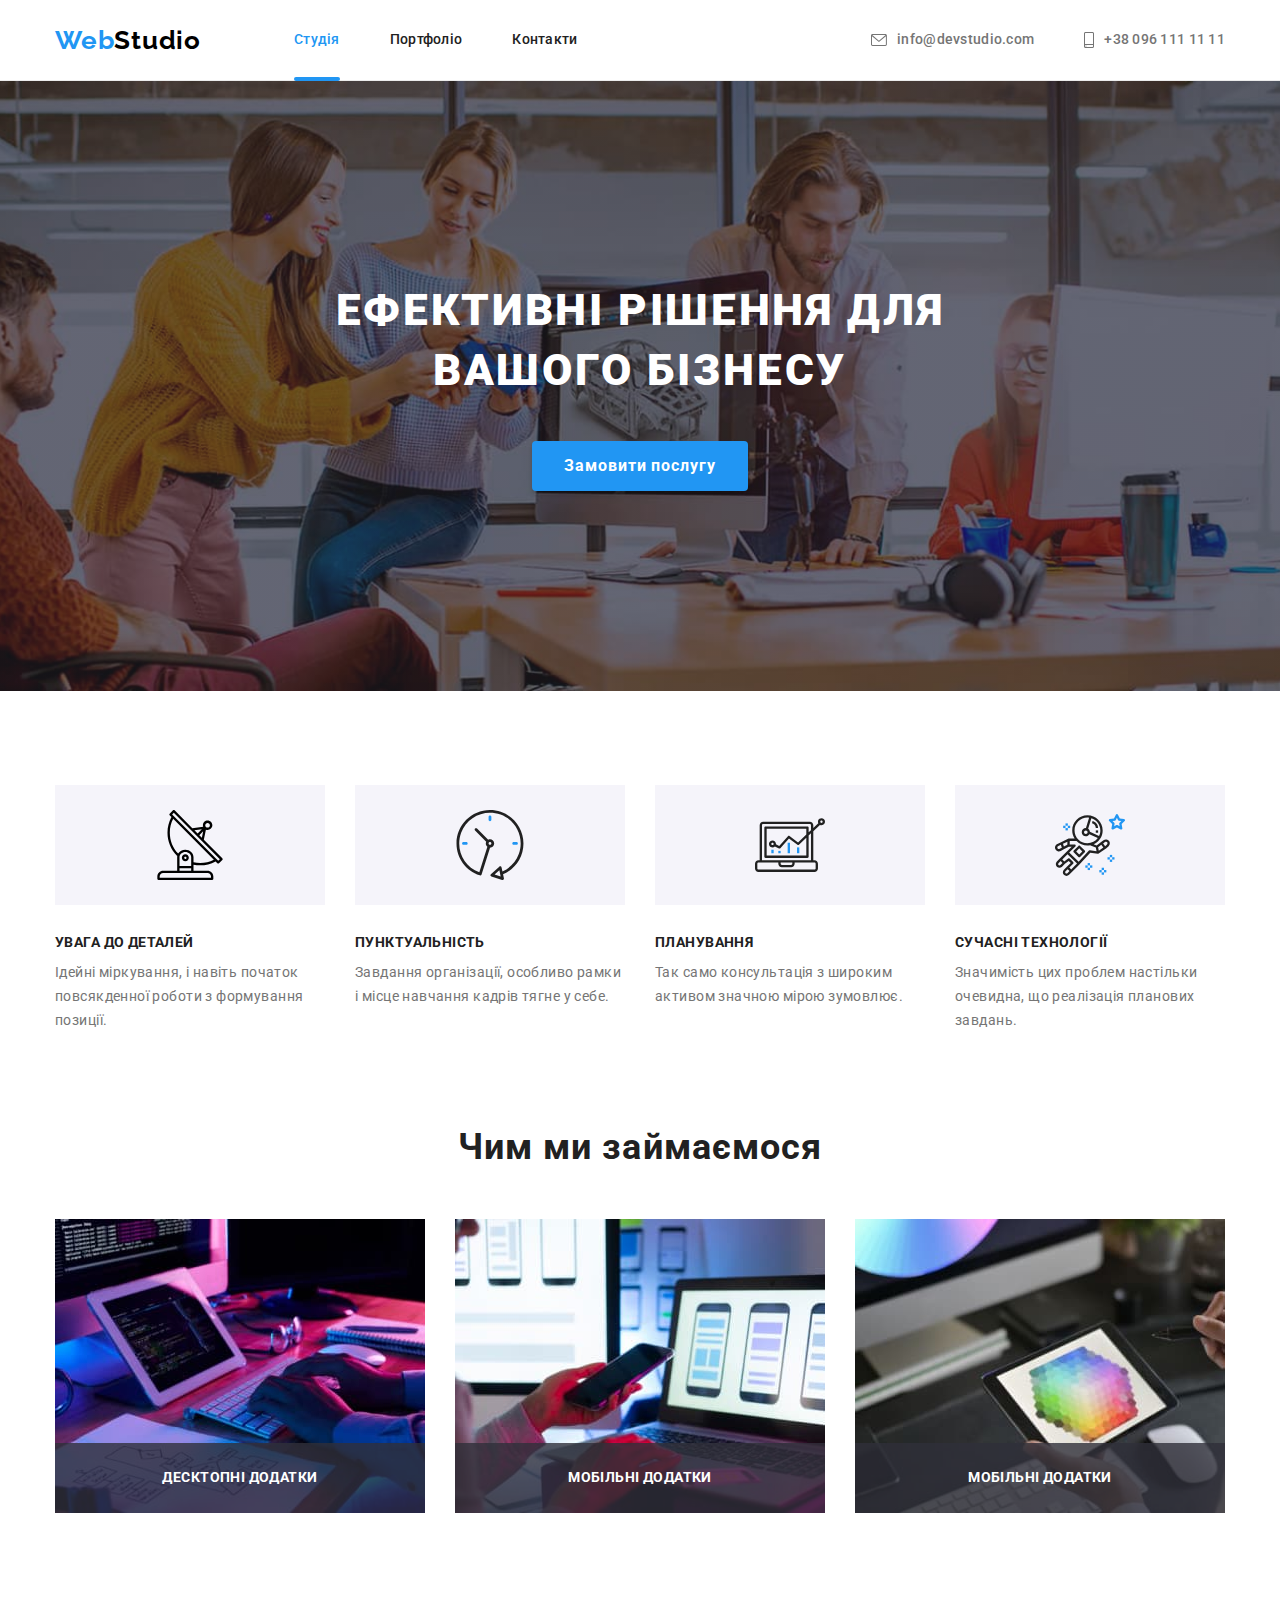
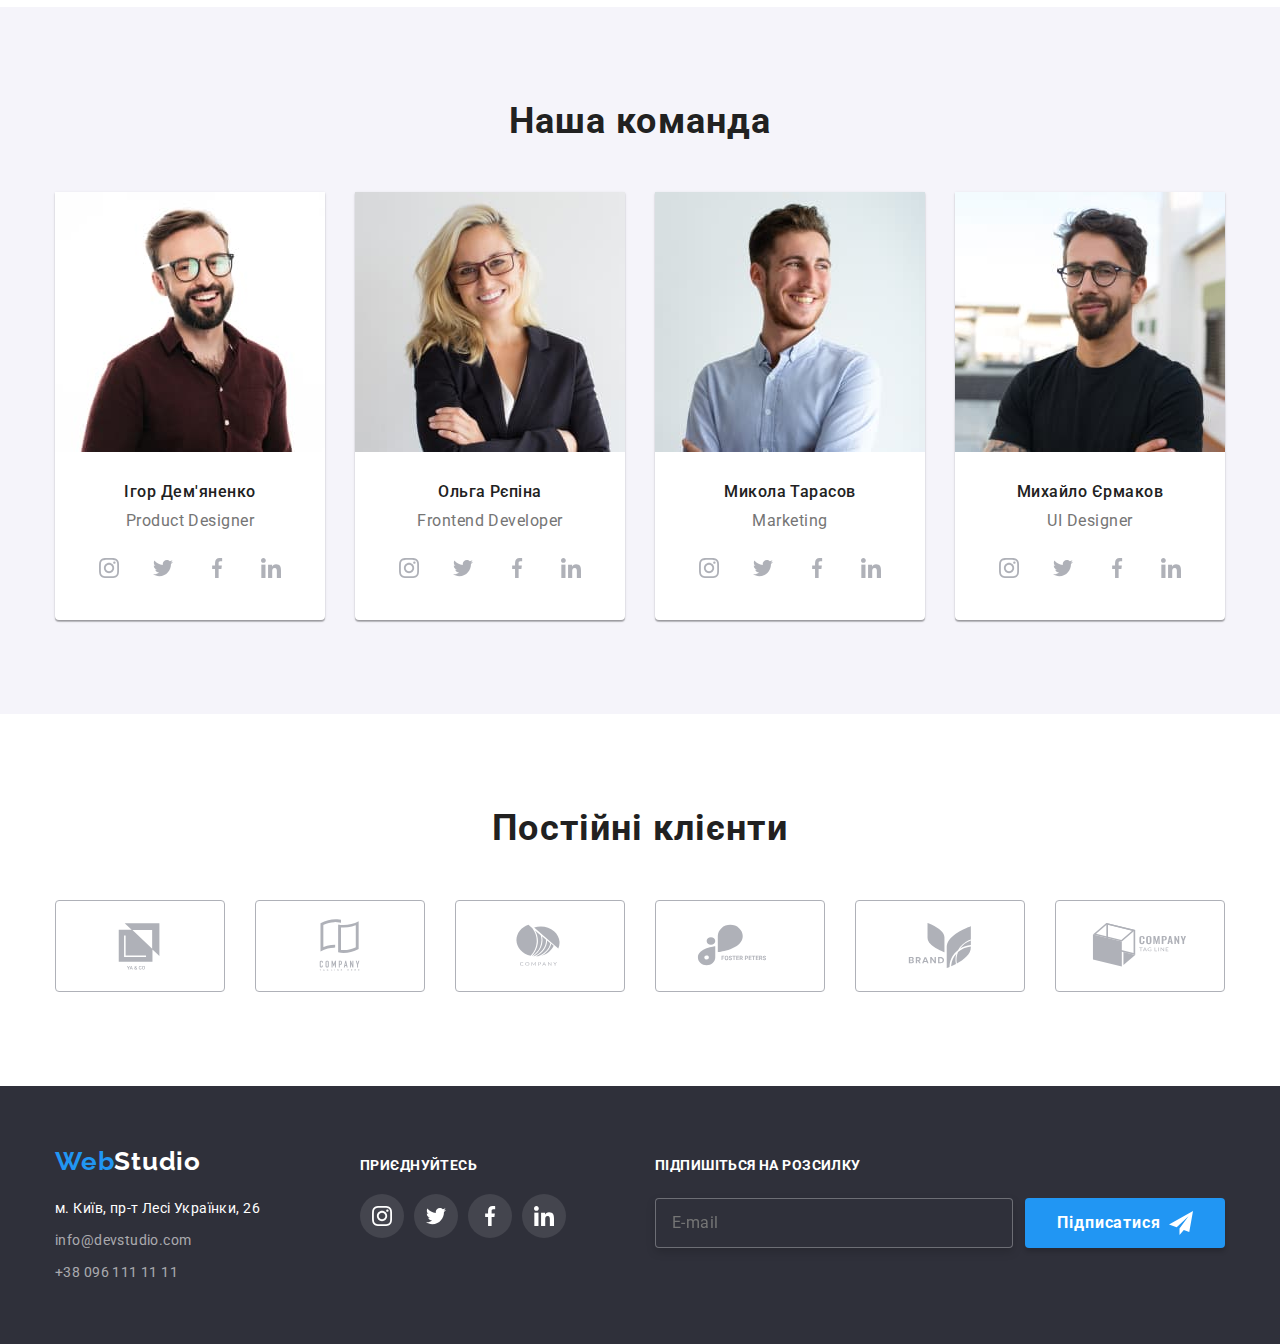
<file: index.html>
<!DOCTYPE html>
<html lang="uk">
  <head>
    <meta charset="UTF-8" />
    <meta http-equiv="X-UA-Compatible" content="IE=edge" />
    <meta name="viewport" content="width=device-width, initial-scale=1.0" />
    <title>GOIT-MARKUP_HW-08</title>
    <link rel="preconnect" href="https://fonts.googleapis.com" />
    <link rel="preconnect" href="https://fonts.gstatic.com" crossorigin />
    <link
      href="https://fonts.googleapis.com/css2?family=Montserrat:wght@400;700&family=Raleway:wght@700&family=Roboto:wght@400;500;700;900&display=swap"
      rel="stylesheet"
    />
    <link
      rel="stylesheet"
      href="https://cdnjs.cloudflare.com/ajax/libs/modern-normalize/1.1.0/modern-normalize.min.css"
    />
    <link rel="stylesheet" href="./css/main.min.css" />
  </head>
  <body>
    <!-- Шапка -->
    <header class="page__header">
      <div class="container__navigation">
        <a href="./index.html" class="logo link"
          ><span class="accent">Web</span>Studio</a
        >
        <button class="btn__menu" type="button" data-menu-button>
          <svg
            class="icon__menu"
            role="img"
            width="32"
            height="32"
            aria-label="Перемикач мобільного меню"
            aria-controls="menu__container"
            aria-expanded="false"
          >
            <use href="./images/icons.svg#menu"></use>
          </svg>
          <svg width="32" height="32" class="icon__cross">
            <use href="./images/icons.svg#cross"></use>
          </svg>
        </button>
        <div class="menu__container" id="menu__container" data-menu>
          <nav class="navigation">
            <ul class="navigation__list list">
              <li class="navigation__item">
                <a href="./index.html" class="navigation__link link current"
                  >Студія</a
                >
              </li>
              <li class="navigation__item">
                <a href="./portfolio.html" class="navigation__link link"
                  >Портфоліо</a
                >
              </li>
              <li class="navigation__item">
                <a href="" class="navigation__link link">Контакти</a>
              </li>
            </ul>
          </nav>
          <ul class="contacts list">
            <li class="contacts__item">
              <a href="mailto:info@devstudio.com" class="contacts__link link"
                ><svg class="contacts__icon" width="16px" height="12px">
                  <use href="./images/icons.svg#icon-envelope"></use>
                </svg>
                info@devstudio.com</a
              >
            </li>
            <li class="contacts__item">
              <a href="tel:+380961111111" class="contacts__link tel link">
                <svg class="contacts__icon" width="10px" height="16px">
                  <use href="./images/icons.svg#icon-smartphone"></use>
                </svg>
                +38 096 111 11 11
              </a>
            </li>
          </ul>
          <ul class="soc__list list">
            <li class="soc__item">
              <a class="soc__link link" href="">Instagram</a>
            </li>
            <li class="soc__item">
              <a class="soc__link link" href="">Twitter</a>
            </li>
            <li class="soc__item">
              <a class="soc__link link" href="">Facebook</a>
            </li>
            <li class="soc__item">
              <a class="soc__link link" href="">Linkedin</a>
            </li>
          </ul>
        </div>
      </div>
    </header>

    <main>
      <!-- Герой -->

      <section class="hero">
        <div class="container">
          <h1 class="hero__title">Ефективні рішення для вашого бізнесу</h1>
          <button class="button main" data-modal-open>Замовити послугу</button>
        </div>
      </section>

      <!-- Особливості -->
      <section class="section quality">
        <div class="container">
          <ul class="quality__list list">
            <li class="quality__item item">
              <div class="quality__icon--box">
                <svg class="quality__icon" width="70px" height="70px">
                  <use href="./images/icons.svg#icon-antenna-1"></use>
                </svg>
              </div>
              <h3 class="quality__title">Увага до деталей</h3>
              <p class="quality__text">
                Ідейні міркування, і навіть початок повсякденної роботи з
                формування позиції.
              </p>
            </li>
            <li class="quality__item">
              <div class="quality__icon--box">
                <svg class="quality__icon" width="70px" height="70px">
                  <use href="./images/icons.svg#icon-clock-1"></use>
                </svg>
              </div>
              <h3 class="quality__title">Пунктуальність</h3>
              <p class="quality__text">
                Завдання організації, особливо рамки і місце навчання кадрів
                тягне у себе.
              </p>
            </li>
            <li class="quality__item">
              <div class="quality__icon--box">
                <svg class="quality__icon" width="70px" height="70px">
                  <use href="./images/icons.svg#icon-diagram-1"></use>
                </svg>
              </div>
              <h3 class="quality__title">Планування</h3>
              <p class="quality__text">
                Так само консультація з широким активом значною мірою зумовлює.
              </p>
            </li>
            <li class="quality__item">
              <div class="quality__icon--box">
                <svg class="quality__icon" width="70px" height="70px">
                  <use href="./images/icons.svg#icon-astronaut-1"></use>
                </svg>
              </div>
              <h3 class="quality__title">Сучасні технології</h3>
              <p class="quality__text">
                Значимість цих проблем настільки очевидна, що реалізація
                планових завдань.
              </p>
            </li>
          </ul>
        </div>
      </section>
      <!-- Чим ми займаємося -->

      <section class="section activities">
        <div class="container">
          <h2 class="activities__title">Чим ми займаємося</h2>
          <ul class="activities__list list">
            <li class="activities__item">
              <div class="activities__thumb">
                <picture>
                  <source
                    media="(min-width:1200px)"
                    srcset="
                      ./images/activities-1-370.jpg  1x,
                      ./images/activities-1-740.jpg  2x,
                      ./images/activities-1-1110.jpg 3x
                    "
                  />
                  <img
                    src="images/activities-1-370.jpg"
                    alt="людина працюе за компьютером"
                    width="370"
                    class="images"
                  />
                </picture>
                <div class="activities__overlay">
                  <p class="activities__text">Десктопні додатки</p>
                </div>
              </div>
            </li>
            <li class="activities__item">
              <div class="activities__thumb">
                <picture>
                  <source
                    media="(min-width:1200px)"
                    srcset="
                      ./images/activities-2-370.jpg  1x,
                      ./images/activities-2-740.jpg  2x,
                      ./images/activities-2-1110.jpg 3x
                    "
                  />
                  <img
                    src="./images/activities-2-370.jpg"
                    alt="людина працюе за ноутбуком"
                    width="370"
                    class="images"
                  />
                </picture>
                <div class="activities__overlay">
                  <p class="activities__text">Мобільні додатки</p>
                </div>
              </div>
            </li>
            <li class="activities__item">
              <div class="activities__thumb">
                <picture>
                  <source
                    media="(min-width:1200px)"
                    srcset="
                      ./images/activities-3-370.jpg  1x,
                      ./images/activities-3-740.jpg  2x,
                      ./images/activities-3-1110.jpg 3x
                    "
                  />
                  <img
                    src="./images/activities-3-370.jpg"
                    alt="людина працюе за iPad"
                    width="370"
                    class="images"
                  />
                </picture>
                <div class="activities__overlay">
                  <p class="activities__text">Мобільні додатки</p>
                </div>
              </div>
            </li>
          </ul>
        </div>
      </section>

      <!-- Наша команда -->

      <section class="section our__team">
        <div class="container">
          <h2 class="our__team__title">Наша команда</h2>
          <ul class="our__team__list list">
            <li class="our__team__item">
              <picture>
                <source
                  media="(min-width:1200px)"
                  srcset="
                    ./images/team-1-270.jpg 1x,
                    ./images/team-1-540.jpg 2x
                  "
                />
                <source
                  media="(min-width:768px )"
                  srcset="
                    ./images/team-1-354.jpg 1x,
                    ./images/team-1-708.jpg 2x
                  "
                />
                <source
                  media="(max-width:767px )"
                  srcset="
                    ./images/team-1-450.jpg 1x,
                    ./images/team-1-900.jpg 2x
                  "
                />
                <img
                  src="./images/team-1-270.jpg"
                  alt="photo-Ігор Дем'яненко"
                  class="images team"
                />
              </picture>
              <div class="photo__thumb">
                <h3 class="photo__title">Ігор Дем'яненко</h3>
                <p class="photo__text">Product Designer</p>
                <div class="social__media">
                  <a href="" class="social__media__link link">
                    <svg class="social__media__icon" width="20px" height="20px">
                      <use href="./images/icons.svg#icon-instagram"></use>
                    </svg>
                  </a>
                  <a href="" class="social__media__link link">
                    <svg class="social__media__icon" width="20px" height="20px">
                      <use href="./images/icons.svg#icon-twitter"></use>
                    </svg>
                  </a>
                  <a href="" class="social__media__link link">
                    <svg class="social__media__icon" width="20px" height="20px">
                      <use href="./images/icons.svg#icon-facebook"></use>
                    </svg>
                  </a>
                  <a href="" class="social__media__link link">
                    <svg class="social__media__icon" width="20px" height="20px">
                      <use href="./images/icons.svg#icon-linkedin"></use>
                    </svg>
                  </a>
                </div>
              </div>
            </li>
            <li class="our__team__item item">
              <picture>
                <source
                  media="(min-width:1200px)"
                  srcset="
                    ./images/team-2-270.jpg 1x,
                    ./images/team-2-540.jpg 2x
                  "
                />
                <source
                  media="(min-width:768px )"
                  srcset="
                    ./images/team-2-354.jpg 1x,
                    ./images/team-2-708.jpg 2x
                  "
                />
                <source
                  media="(max-width:767px )"
                  srcset="
                    ./images/team-2-450.jpg 1x,
                    ./images/team-2-900.jpg 2x
                  "
                />
                <img
                  src="./images/team-2-270.jpg"
                  alt="photo-Ольга Рєпіна"
                  class="images team"
                />
              </picture>
              <div class="photo__thumb">
                <h3 class="photo__title">Ольга Рєпіна</h3>
                <p class="photo__text">Frontend Developer</p>
                <div class="social__media">
                  <a href="" class="social__media__link link">
                    <svg class="social__media__icon" width="20px" height="20px">
                      <use href="./images/icons.svg#icon-instagram"></use>
                    </svg>
                  </a>
                  <a href="" class="social__media__link link">
                    <svg class="social__media__icon" width="20px" height="20px">
                      <use href="./images/icons.svg#icon-twitter"></use>
                    </svg>
                  </a>
                  <a href="" class="social__media__link link">
                    <svg class="social__media__icon" width="20px" height="20px">
                      <use href="./images/icons.svg#icon-facebook"></use>
                    </svg>
                  </a>
                  <a href="" class="social__media__link link">
                    <svg class="social__media__icon" width="20px" height="20px">
                      <use href="./images/icons.svg#icon-linkedin"></use>
                    </svg>
                  </a>
                </div>
              </div>
            </li>
            <li class="our__team__item item">
              <picture>
                <source
                  media="(min-width:1200px)"
                  srcset="
                    ./images/team-3-270.jpg 1x,
                    ./images/team-3-540.jpg 2x
                  "
                />
                <source
                  media="(min-width:768px )"
                  srcset="
                    ./images/team-3-354.jpg 1x,
                    ./images/team-3-708.jpg 2x
                  "
                />
                <source
                  media="(max-width:767px )"
                  srcset="
                    ./images/team-3-450.jpg 1x,
                    ./images/team-3-900.jpg 2x
                  "
                />
                <img
                  src="./images/team-3-270.jpg"
                  alt="photo-Микола Тарасов"
                  class="images team"
                />
              </picture>
              <div class="photo__thumb">
                <h3 class="photo__title">Микола Тарасов</h3>
                <p class="photo__text">Marketing</p>
                <div class="social__media">
                  <a href="" class="social__media__link link">
                    <svg class="social__media__icon" width="20px" height="20px">
                      <use href="./images/icons.svg#icon-instagram"></use>
                    </svg>
                  </a>
                  <a href="" class="social__media__link link">
                    <svg class="social__media__icon" width="20px" height="20px">
                      <use href="./images/icons.svg#icon-twitter"></use>
                    </svg>
                  </a>
                  <a href="" class="social__media__link link">
                    <svg class="social__media__icon" width="20px" height="20px">
                      <use href="./images/icons.svg#icon-facebook"></use>
                    </svg>
                  </a>
                  <a href="" class="social__media__link link">
                    <svg class="social__media__icon" width="20px" height="20px">
                      <use href="./images/icons.svg#icon-linkedin"></use>
                    </svg>
                  </a>
                </div>
              </div>
            </li>
            <li class="our__team__item item">
              <picture>
                <source
                  media="(min-width:1200px)"
                  srcset="
                    ./images/team-4-270.jpg 1x,
                    ./images/team-4-540.jpg 2x
                  "
                />
                <source
                  media="(min-width:768px )"
                  srcset="
                    ./images/team-4-354.jpg 1x,
                    ./images/team-4-708.jpg 2x
                  "
                />
                <source
                  media="(max-width:767px )"
                  srcset="
                    ./images/team-4-450.jpg 1x,
                    ./images/team-4-900.jpg 2x
                  "
                />
                <img
                  src="./images/team-4-270.jpg"
                  alt="photo-Михайло Єрмаков"
                  class="images team"
                />
              </picture>
              <div class="photo__thumb">
                <h3 class="photo__title">Михайло Єрмаков</h3>
                <p class="photo__text">UI Designer</p>
                <div class="social__media">
                  <a href="" class="social__media__link link">
                    <svg class="social__media__icon" width="20px" height="20px">
                      <use href="./images/icons.svg#icon-instagram"></use>
                    </svg>
                  </a>
                  <a href="" class="social__media__link link">
                    <svg class="social__media__icon" width="20px" height="20px">
                      <use href="./images/icons.svg#icon-twitter"></use>
                    </svg>
                  </a>
                  <a href="" class="social__media__link link">
                    <svg class="social__media__icon" width="20px" height="20px">
                      <use href="./images/icons.svg#icon-facebook"></use>
                    </svg>
                  </a>
                  <a href="" class="social__media__link link">
                    <svg class="social__media__icon" width="20px" height="20px">
                      <use href="./images/icons.svg#icon-linkedin"></use>
                    </svg>
                  </a>
                </div>
              </div>
            </li>
          </ul>
        </div>
      </section>
      <!-- Постійні клієнти -->
      <section class="section clients">
        <div class="container">
          <h3 class="clients__title">Постійні клієнти</h3>
          <ul class="clients__list list">
            <li class="clients__item">
              <a href="" class="clients__link">
                <svg class="clients__icon" width="106px" height="60px">
                  <use href="./images/icons.svg#icon-Logo"></use>
                </svg>
              </a>
            </li>
            <li class="clients__item">
              <a href="" class="clients__link">
                <svg class="clients__icon" width="106px" height="60px">
                  <use href="./images/icons.svg#icon-Logo-1"></use>
                </svg>
              </a>
            </li>
            <li class="clients__item">
              <a href="" class="clients__link">
                <svg class="clients__icon" width="106px" height="60px">
                  <use href="./images/icons.svg#icon-Logo-2"></use>
                </svg>
              </a>
            </li>
            <li class="clients__item">
              <a href="" class="clients__link">
                <svg class="clients__icon" width="106px" height="60px">
                  <use href="./images/icons.svg#icon-Logo-3"></use>
                </svg>
              </a>
            </li>
            <li class="clients__item">
              <a href="" class="clients__link">
                <svg class="clients__icon" width="106px" height="60px">
                  <use href="./images/icons.svg#icon-Logo-4"></use>
                </svg>
              </a>
            </li>
            <li class="clients__item">
              <a href="" class="clients__link">
                <svg class="clients__icon" width="106px" height="60px">
                  <use href="./images/icons.svg#icon-Logo-5"></use>
                </svg>
              </a>
            </li>
          </ul>
        </div>
      </section>
    </main>

    <!-- Підвал -->
    <footer class="footer">
      <div class="footer__container">
        <div class="container__logo__address">
          <a href="./index.html" class="footer__logo link"
            ><span class="accent">Web</span>Studio</a
          >
          <address class="address">
            <ul class="address__list list">
              <li class="address__item">
                <a
                  href="https://goo.gl/maps/CPtrU1FHBa2aNyZL9"
                  target="_blank"
                  rel="noopener noreferrer nofollow"
                  class="address__link--mod link"
                  >м. Київ, пр-т Лесі Українки, 26</a
                >
              </li>
              <li class="address__item">
                <a href="mailto:info@devstudio.com" class="address__link link"
                  >info@devstudio.com</a
                >
              </li>
              <li class="address__item">
                <a href="tel:+380961111111" class="address__link link"
                  >+38 096 111 11 11</a
                >
              </li>
            </ul>
          </address>
        </div>
        <div class="container__footer__icon">
          <p class="footer__icon__title">приєднуйтесь</p>
          <ul class="footer__icon__list list">
            <li class="footer__icon__item">
              <a href="" class="footer__icon__link link">
                <svg class="footer__icon" width="20px" height="20px">
                  <use href="./images/icons.svg#icon-instagram"></use>
                </svg>
              </a>
            </li>
            <li class="footer__icon__item item">
              <a href="" class="footer__icon__link link">
                <svg class="footer__icon" width="20px" height="20px">
                  <use href="./images/icons.svg#icon-twitter"></use>
                </svg>
              </a>
            </li>
            <li class="footer__icon__item item">
              <a href="" class="footer__icon__link link">
                <svg class="footer__icon" width="20px" height="20px">
                  <use href="./images/icons.svg#icon-facebook"></use>
                </svg>
              </a>
            </li>
            <li class="footer__icon__item item">
              <a href="" class="footer__icon__link link">
                <svg class="footer__icon" width="20px" height="20px">
                  <use href="./images/icons.svg#icon-linkedin"></use>
                </svg>
              </a>
            </li>
          </ul>
        </div>
        <!-- Форма Футер -->
        <div class="container__footer__form">
          <b class="form__title">Підпишіться на розсилку</b>
          <form class="form">
            <label class="form__label">
              <input
                class="form__input"
                type="email"
                name="email"
                placeholder="E-mail"
              />
            </label>
            <button class="form__btn" type="submit">
              <span class="form__btn__text"
                >Підписатися
                <svg class="form__btn__icon" width="24px" height="24px">
                  <use href="./images/icons.svg#icon-icon-send-1"></use>
                </svg>
              </span>
            </button>
          </form>
        </div>
      </div>
    </footer>

    <!-- Модальное Окно -->
    <div class="backdrop is-hidden" data-modal>
      <div class="modal">
        <form class="modal__form">
          <p class="modal__form__title">
            Залиште свої дані, ми вам передзвонимо
          </p>
          <label class="modal__form__label">
            <span class="modal__form__text">Ім'я</span>
            <input
              class="modal__form__input"
              type="text"
              name="name"
              placeholder=" "
            />
            <svg class="modal__icon" width="18px" height="18px">
              <use href="./images/icons.svg#icon-person-black-18dp-1-1"></use>
            </svg>
          </label>
          <label class="modal__form__label">
            <span class="modal__form__text">Телефон</span>
            <input
              class="modal__form__input"
              type="tel"
              name="tel"
              placeholder=" "
            />
            <svg class="modal__icon" width="18px" height="18px">
              <use href="./images/icons.svg#icon-phone-black-18dp-1-1"></use>
            </svg>
          </label>
          <label class="modal__form__label">
            <span class="modal__form__text">Пошта</span>
            <input
              class="modal__form__input"
              type="email"
              name="email"
              placeholder=" "
            />
            <svg class="modal__icon" width="18px" height="18px">
              <use href="./images/icons.svg#icon-email-black-18dp-1-1"></use>
            </svg>
          </label>
          <label class="modal__form__label--comment">
            <span class="modal__form__text--comment">Коментар</span>
            <textarea
              class="modal__form__textarea"
              name="comment"
              rows="10"
              placeholder="Введіть текст"
            ></textarea>
          </label>
          <label class="modal__form__checkbox">
            <input
              class="modal__input__checkbox visually__hidden"
              type="checkbox"
              name="checkbox"
            />
            <span class="checkbox__icon__border"></span>
            <svg class="checkbox__icon" width="16px" height="15px">
              <use href="./images/icons.svg#icon-icon-check-1"></use>
            </svg>
            <span class="modal__checkbox__text">
              Погоджуюся з розсилкою та приймаю
              <a href="" class="modal__checkbox__link">Умови договору</a>
            </span>
          </label>
          <button class="modal__btn" type="submit">Відправити</button>
        </form>
        <button class="modal__btn__close" type="button" data-modal-close>
          <svg class="btn__close__icon" width="18px" height="18px">
            <use href="./images/icons.svg#icon-close-black-18dp-2-1-1"></use>
          </svg>
        </button>
      </div>
    </div>
    <script src="./js/modal.js"></script>
    <script src="./js/mobile_menu.js"></script>
  </body>
</html>
</file>
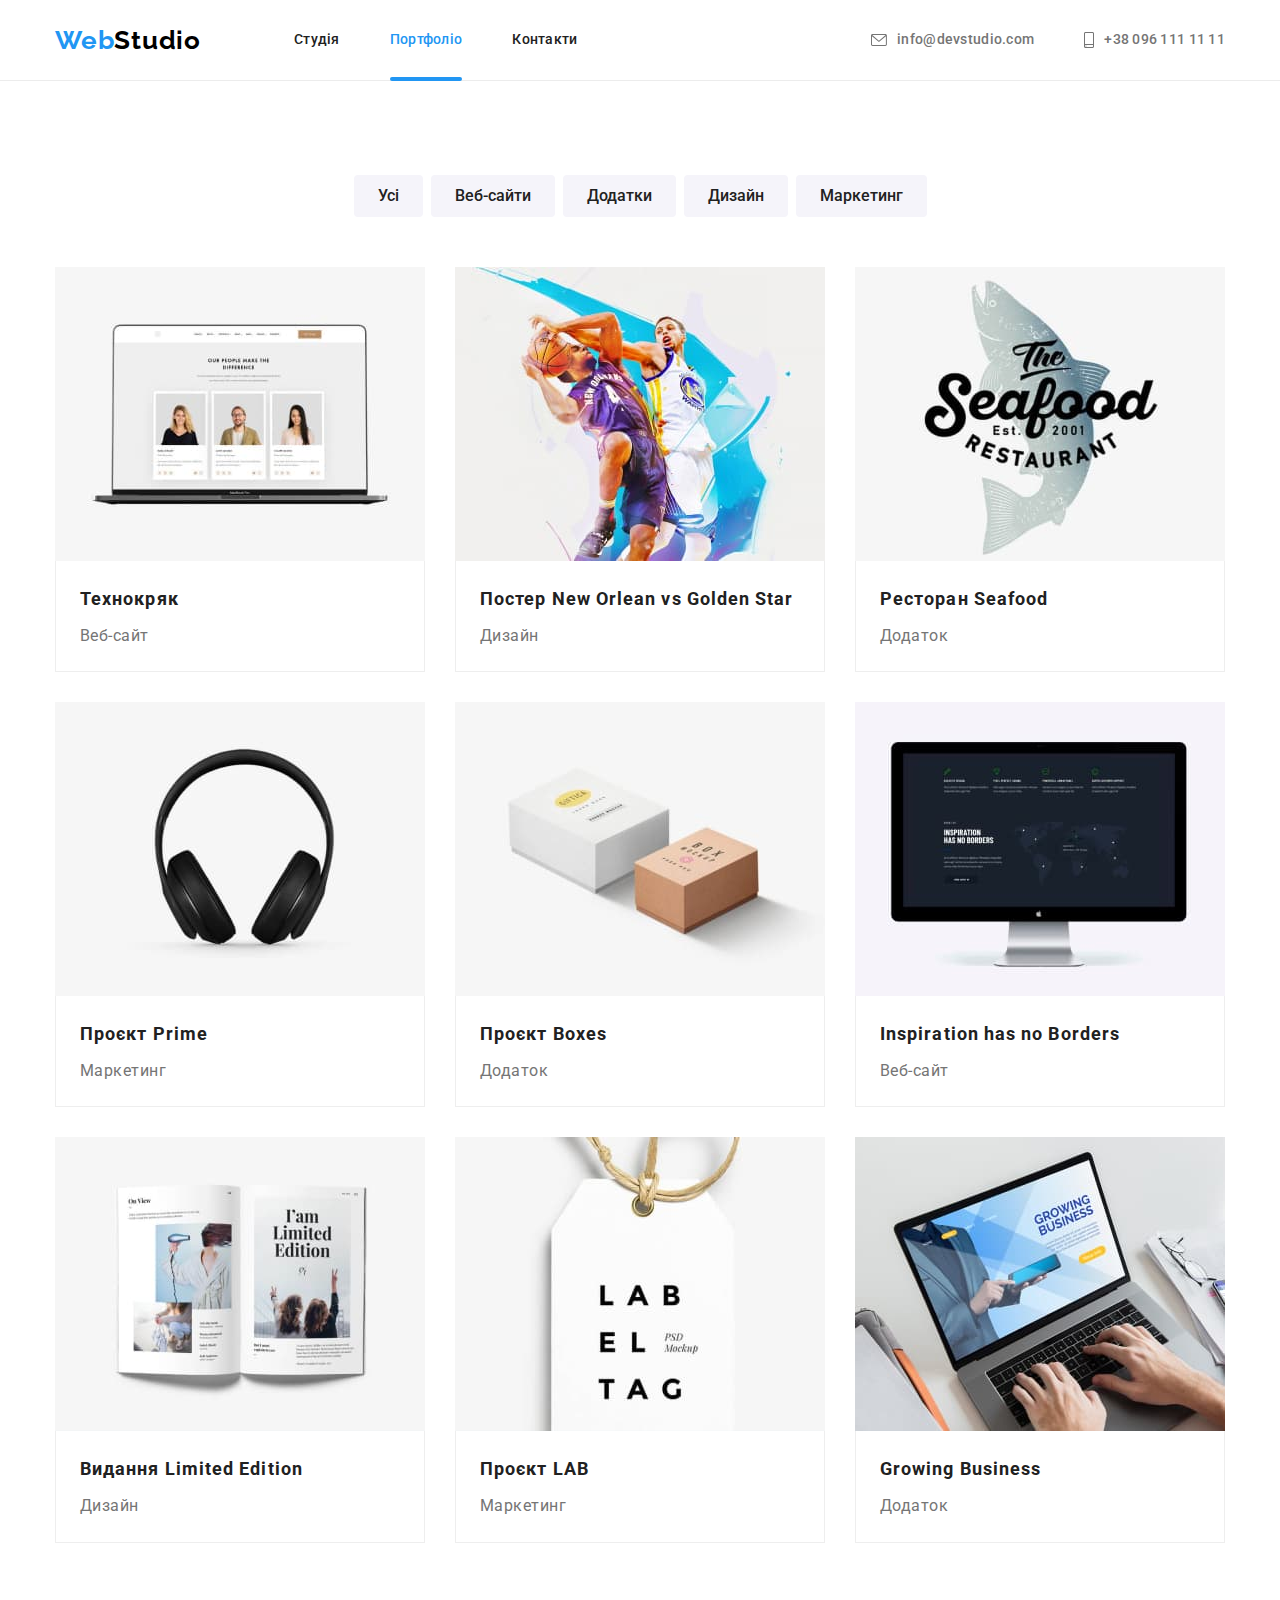
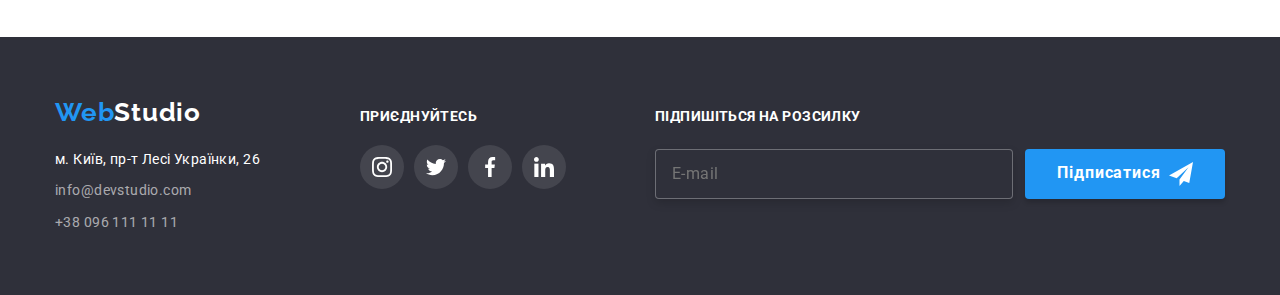
<file: portfolio.html>
<!DOCTYPE html>
<html lang="uk">
  <head>
    <meta charset="UTF-8" />
    <meta http-equiv="X-UA-Compatible" content="IE=edge" />
    <meta name="viewport" content="width=device-width, initial-scale=1.0" />
    <title>GOIT-MARKUP_HW-08</title>
    <link rel="preconnect" href="https://fonts.googleapis.com" />
    <link rel="preconnect" href="https://fonts.gstatic.com" crossorigin />
    <link
      href="https://fonts.googleapis.com/css2?family=Montserrat:wght@400;700&family=Raleway:wght@700&family=Roboto:wght@400;500;700;900&display=swap"
      rel="stylesheet"
    />
    <link
      rel="stylesheet"
      href="https://cdnjs.cloudflare.com/ajax/libs/modern-normalize/1.1.0/modern-normalize.min.css"
    />
    <link rel="stylesheet" href="./css/main.min.css" />
  </head>
  <body>
    <!-- Шапка -->

    <header class="page__header">
      <div class="container__navigation">
        <a href="./index.html" class="logo link"
          ><span class="accent">Web</span>Studio</a
        >
        <button class="btn__menu" type="button" data-menu-button>
          <svg
            class="icon__menu"
            role="img"
            width="32"
            height="32"
            aria-label="Перемикач мобільного меню"
            aria-controls="menu__container"
            aria-expanded="false"
          >
            <use href="./images/icons.svg#menu"></use>
          </svg>
          <svg width="32" height="32" class="icon__cross">
            <use href="./images/icons.svg#cross"></use>
          </svg>
        </button>
        <div class="menu__container" id="menu__container" data-menu>
          <nav class="navigation">
            <ul class="navigation__list list">
              <li class="navigation__item">
                <a href="./index.html" class="navigation__link link">Студія</a>
              </li>
              <li class="navigation__item">
                <a href="./portfolio.html" class="navigation__link link current"
                  >Портфоліо</a
                >
              </li>
              <li class="navigation__item">
                <a href="" class="navigation__link link">Контакти</a>
              </li>
            </ul>
          </nav>
          <ul class="contacts list">
            <li class="contacts__item">
              <a href="mailto:info@devstudio.com" class="contacts__link link"
                ><svg class="contacts__icon" width="16px" height="12px">
                  <use href="./images/icons.svg#icon-envelope"></use>
                </svg>
                info@devstudio.com</a
              >
            </li>
            <li class="contacts__item">
              <a href="tel:+380961111111" class="contacts__link tel link">
                <svg class="contacts__icon" width="10px" height="16px">
                  <use href="./images/icons.svg#icon-smartphone"></use>
                </svg>
                +38 096 111 11 11
              </a>
            </li>
          </ul>
          <ul class="soc__list list">
            <li class="soc__item">
              <a class="soc__link link" href="">Instagram</a>
            </li>
            <li class="soc__item">
              <a class="soc__link link" href="">Twitter</a>
            </li>
            <li class="soc__item">
              <a class="soc__link link" href="">Facebook</a>
            </li>
            <li class="soc__item">
              <a class="soc__link link" href="">Linkedin</a>
            </li>
          </ul>
        </div>
      </div>
    </header>

    <!-- Main -->

    <main>
      <!-- Наші проекти -->

      <section class="section projects">
        <div class="container">
          <h1 class="visually__hidden">Наші проекти</h1>
          <ul class="btn__list list">
            <li class="btn__item">
              <button type="button" class="button__secondary">Усі</button>
            </li>
            <li class="btn__item">
              <button type="button" class="button__secondary">Веб-сайти</button>
            </li>
            <li class="btn__item">
              <button type="button" class="button__secondary">Додатки</button>
            </li>
            <li class="btn__item">
              <button type="button" class="button__secondary">Дизайн</button>
            </li>
            <li class="btn__item">
              <button type="button" class="button__secondary">Маркетинг</button>
            </li>
          </ul>
          <ul class="projects__list list">
            <li class="projects__item">
              <a href="" class="projects__link link">
                <div class="projects__thumb">
                  <picture>
                    <source
                      media="(min-width:1200px)"
                      srcset="
                        ./images/portfolio-1-370.jpg 1x,
                        ./images/portfolio-1-740.jpg 2x
                      "
                    />
                    <source
                      media="(min-width:768px)"
                      srcset="
                        ./images/portfolio-1-354.jpg 1x,
                        ./images/portfolio-1-708.jpg 2x
                      "
                    />
                    <source
                      media="(max-width:767px)"
                      srcset="
                        ./images/portfolio-1-450.jpg 1x,
                        ./images/portfolio-1-900.jpg 2x
                      "
                    />
                    <img
                      class="img__project"
                      src="images/portfolio-1-370.jpg"
                      alt="ноутбук"
                    />
                  </picture>
                  <div class="projects__overlay">
                    <p class="projects__overlay__text">
                      Ресурс пропонує комплексні пропозиції з різним рівнем
                      функціоналу та сервісів. Все це дозволить відвідувачу
                      отримати вичерпні відомості про компанію чи приватну
                      особу.
                    </p>
                  </div>
                </div>
                <div class="projects__card">
                  <h2 class="projects__card__title">Технокряк</h2>
                  <p class="projects__card__text veb">Веб-сайт</p>
                </div>
              </a>
            </li>
            <li class="projects__item">
              <a href="" class="projects__link link">
                <div class="projects__thumb">
                  <picture>
                    <source
                      media="(min-width:1200px)"
                      srcset="
                        ./images/portfolio-2-370.jpg 1x,
                        ./images/portfolio-2-740.jpg 2x
                      "
                    />
                    <source
                      media="(min-width:768px)"
                      srcset="
                        ./images/portfolio-2-354.jpg 1x,
                        ./images/portfolio-2-708.jpg 2x
                      "
                    />
                    <source
                      media="(max-width:767px)"
                      srcset="
                        ./images/portfolio-2-450.jpg 1x,
                        ./images/portfolio-2-900.jpg 2x
                      "
                    />
                    <img
                      class="img__project"
                      src="images/portfolio-2-370.jpg"
                      alt="баскетболісти"
                    />
                  </picture>
                  <div class="projects__overlay">
                    <p class="projects__overlay__text">
                      Ресурс пропонує комплексні пропозиції з різним рівнем
                      функціоналу та сервісів. Все це дозволить відвідувачу
                      отримати вичерпні відомості про компанію чи приватну
                      особу.
                    </p>
                  </div>
                </div>
                <div class="projects__card">
                  <h2 class="projects__card__title">
                    Постер New Orlean vs Golden Star
                  </h2>
                  <p class="projects__card__text">Дизайн</p>
                </div>
              </a>
            </li>
            <li class="projects__item">
              <a href="" class="projects__link link">
                <div class="projects__thumb">
                  <picture>
                    <source
                      media="(min-width:1200px)"
                      srcset="
                        ./images/portfolio-3-370.jpg 1x,
                        ./images/portfolio-3-740.jpg 2x
                      "
                    />
                    <source
                      media="(min-width:768px)"
                      srcset="
                        ./images/portfolio-3-354.jpg 1x,
                        ./images/portfolio-3-708.jpg 2x
                      "
                    />
                    <source
                      media="(max-width:767px)"
                      srcset="
                        ./images/portfolio-3-450.jpg 1x,
                        ./images/portfolio-3-900.jpg 2x
                      "
                    />
                    <img
                      class="img__project"
                      src="images/portfolio-3-370.jpg"
                      alt="логотип seafood"
                    />
                  </picture>
                  <div class="projects__overlay">
                    <p class="projects__overlay__text">
                      Ресурс пропонує комплексні пропозиції з різним рівнем
                      функціоналу та сервісів. Все це дозволить відвідувачу
                      отримати вичерпні відомості про компанію чи приватну
                      особу.
                    </p>
                  </div>
                </div>
                <div class="projects__card">
                  <h2 class="projects__card__title">Ресторан Seafood</h2>
                  <p class="projects__card__text">Додаток</p>
                </div>
              </a>
            </li>
            <li class="projects__item">
              <a href="" class="projects__link link">
                <div class="projects__thumb">
                  <picture>
                    <source
                      media="(min-width:1200px)"
                      srcset="
                        ./images/portfolio-4-370.jpg 1x,
                        ./images/portfolio-4-740.jpg 2x
                      "
                    />
                    <source
                      media="(min-width:768px)"
                      srcset="
                        ./images/portfolio-4-354.jpg 1x,
                        ./images/portfolio-4-708.jpg 2x
                      "
                    />
                    <source
                      media="(max-width:767px)"
                      srcset="
                        ./images/portfolio-4-450.jpg 1x,
                        ./images/portfolio-4-900.jpg 2x
                      "
                    />
                    <img
                      class="img__project"
                      src="images/portfolio-4-370.jpg"
                      alt="навушники"
                    />
                  </picture>
                  <div class="projects__overlay">
                    <p class="projects__overlay__text">
                      Ресурс пропонує комплексні пропозиції з різним рівнем
                      функціоналу та сервісів. Все це дозволить відвідувачу
                      отримати вичерпні відомості про компанію чи приватну
                      особу.
                    </p>
                  </div>
                </div>
                <div class="projects__card">
                  <h2 class="projects__card__title">Проєкт Prime</h2>
                  <p class="projects__card__text">Маркетинг</p>
                </div>
              </a>
            </li>
            <li class="projects__item">
              <a href="" class="projects__link link">
                <div class="projects__thumb">
                  <picture>
                    <source
                      media="(min-width:1200px)"
                      srcset="
                        ./images/portfolio-5-370.jpg 1x,
                        ./images/portfolio-5-740.jpg 2x
                      "
                    />
                    <source
                      media="(min-width:768px)"
                      srcset="
                        ./images/portfolio-5-354.jpg 1x,
                        ./images/portfolio-5-708.jpg 2x
                      "
                    />
                    <source
                      media="(max-width:767px)"
                      srcset="
                        ./images/portfolio-5-450.jpg 1x,
                        ./images/portfolio-5-900.jpg 2x
                      "
                    />
                    <img
                      class="img__project"
                      src="images/portfolio-5-370.jpg"
                      alt="дві коробки"
                    />
                  </picture>
                  <div class="projects__overlay">
                    <p class="projects__overlay__text">
                      Ресурс пропонує комплексні пропозиції з різним рівнем
                      функціоналу та сервісів. Все це дозволить відвідувачу
                      отримати вичерпні відомості про компанію чи приватну
                      особу.
                    </p>
                  </div>
                </div>
                <div class="projects__card">
                  <h2 class="projects__card__title">Проєкт Boxes</h2>
                  <p class="projects__card__text">Додаток</p>
                </div>
              </a>
            </li>
            <li class="projects__item">
              <a href="" class="projects__link link">
                <div class="projects__thumb">
                  <picture>
                    <source
                      media="(min-width:1200px)"
                      srcset="
                        ./images/portfolio-6-370.jpg 1x,
                        ./images/portfolio-6-740.jpg 2x
                      "
                    />
                    <source
                      media="(min-width:768px)"
                      srcset="
                        ./images/portfolio-6-354.jpg 1x,
                        ./images/portfolio-6-708.jpg 2x
                      "
                    />
                    <source
                      media="(max-width:767px)"
                      srcset="
                        ./images/portfolio-6-450.jpg 1x,
                        ./images/portfolio-6-900.jpg 2x
                      "
                    />
                    <img
                      class="img__project"
                      src="images/portfolio-6-370.jpg"
                      alt="монітор"
                    />
                  </picture>
                  <div class="projects__overlay">
                    <p class="projects__overlay__text">
                      Ресурс пропонує комплексні пропозиції з різним рівнем
                      функціоналу та сервісів. Все це дозволить відвідувачу
                      отримати вичерпні відомості про компанію чи приватну
                      особу.
                    </p>
                  </div>
                </div>
                <div class="projects__card">
                  <h2 class="projects__card__title">
                    Inspiration has no Borders
                  </h2>
                  <p class="projects__card__text">Веб-сайт</p>
                </div>
              </a>
            </li>
            <li class="projects__item">
              <a href="" class="projects__link link">
                <div class="projects__thumb">
                  <picture>
                    <source
                      media="(min-width:1200px)"
                      srcset="
                        ./images/portfolio-7-370.jpg 1x,
                        ./images/portfolio-7-740.jpg 2x
                      "
                    />
                    <source
                      media="(min-width:768px)"
                      srcset="
                        ./images/portfolio-7-354.jpg 1x,
                        ./images/portfolio-7-708.jpg 2x
                      "
                    />
                    <source
                      media="(max-width:767px)"
                      srcset="
                        ./images/portfolio-7-450.jpg 1x,
                        ./images/portfolio-7-900.jpg 2x
                      "
                    />
                    <img
                      class="img__project"
                      src="images/portfolio-7-370.jpg"
                      alt="книжка"
                    />
                  </picture>
                  <div class="projects__overlay">
                    <p class="projects__overlay__text">
                      Ресурс пропонує комплексні пропозиції з різним рівнем
                      функціоналу та сервісів. Все це дозволить відвідувачу
                      отримати вичерпні відомості про компанію чи приватну
                      особу.
                    </p>
                  </div>
                </div>
                <div class="projects__card">
                  <h2 class="projects__card__title">Видання Limited Edition</h2>
                  <p class="projects__card__text">Дизайн</p>
                </div>
              </a>
            </li>
            <li class="projects__item">
              <a href="" class="projects__link link">
                <div class="projects__thumb">
                  <picture>
                    <source
                      media="(min-width:1200px)"
                      srcset="
                        ./images/portfolio-8-370.jpg 1x,
                        ./images/portfolio-8-740.jpg 2x
                      "
                    />
                    <source
                      media="(min-width:768px)"
                      srcset="
                        ./images/portfolio-8-354.jpg 1x,
                        ./images/portfolio-8-708.jpg 2x
                      "
                    />
                    <source
                      media="(max-width:767px)"
                      srcset="
                        ./images/portfolio-8-450.jpg 1x,
                        ./images/portfolio-8-900.jpg 2x
                      "
                    />
                    <img
                      class="img__project"
                      src="images/portfolio-8-370.jpg"
                      alt="лейбел"
                    />
                  </picture>
                  <div class="projects__overlay">
                    <p class="projects__overlay__text">
                      Ресурс пропонує комплексні пропозиції з різним рівнем
                      функціоналу та сервісів. Все це дозволить відвідувачу
                      отримати вичерпні відомості про компанію чи приватну
                      особу.
                    </p>
                  </div>
                </div>
                <div class="projects__card">
                  <h2 class="projects__card__title">Проєкт LAB</h2>
                  <p class="projects__card__text">Маркетинг</p>
                </div>
              </a>
            </li>
            <li class="projects__item">
              <a href="" class="projects__link link">
                <div class="projects__thumb">
                  <picture>
                    <source
                      media="(min-width:1200px)"
                      srcset="
                        ./images/portfolio-9-370.jpg 1x,
                        ./images/portfolio-9-740.jpg 2x
                      "
                    />
                    <source
                      media="(min-width:768px)"
                      srcset="
                        ./images/portfolio-9-354.jpg 1x,
                        ./images/portfolio-9-708.jpg 2x
                      "
                    />
                    <source
                      media="(max-width:767px)"
                      srcset="
                        ./images/portfolio-9-450.jpg 1x,
                        ./images/portfolio-9-900.jpg 2x
                      "
                    />
                    <img
                      class="img__project"
                      src="images/portfolio-9-370.jpg"
                      alt="ноутбук"
                    />
                  </picture>
                  <div class="projects__overlay">
                    <p class="projects__overlay__text">
                      Ресурс пропонує комплексні пропозиції з різним рівнем
                      функціоналу та сервісів. Все це дозволить відвідувачу
                      отримати вичерпні відомості про компанію чи приватну
                      особу.
                    </p>
                  </div>
                </div>
                <div class="projects__card">
                  <h2 class="projects__card__title">Growing Business</h2>
                  <p class="projects__card__text">Додаток</p>
                </div>
              </a>
            </li>
          </ul>
        </div>
      </section>
    </main>
    <!-- Підвал -->
    <footer class="footer">
      <div class="footer__container">
        <div class="container__logo__address">
          <a href="./index.html" class="footer__logo link"
            ><span class="accent">Web</span>Studio</a
          >
          <address class="address">
            <ul class="address__list list">
              <li class="address__item">
                <a
                  href="https://goo.gl/maps/CPtrU1FHBa2aNyZL9"
                  target="_blank"
                  rel="noopener noreferrer nofollow"
                  class="address__link--mod link"
                  >м. Київ, пр-т Лесі Українки, 26</a
                >
              </li>
              <li class="address__item">
                <a href="mailto:info@devstudio.com" class="address__link link"
                  >info@devstudio.com</a
                >
              </li>
              <li class="address__item">
                <a href="tel:+380961111111" class="address__link link"
                  >+38 096 111 11 11</a
                >
              </li>
            </ul>
          </address>
        </div>
        <div class="container__footer__icon">
          <p class="footer__icon__title">приєднуйтесь</p>
          <ul class="footer__icon__list list">
            <li class="footer__icon__item">
              <a href="" class="footer__icon__link link">
                <svg class="footer__icon" width="20px" height="20px">
                  <use href="./images/icons.svg#icon-instagram"></use>
                </svg>
              </a>
            </li>
            <li class="footer__icon__item item">
              <a href="" class="footer__icon__link link">
                <svg class="footer__icon" width="20px" height="20px">
                  <use href="./images/icons.svg#icon-twitter"></use>
                </svg>
              </a>
            </li>
            <li class="footer__icon__item item">
              <a href="" class="footer__icon__link link">
                <svg class="footer__icon" width="20px" height="20px">
                  <use href="./images/icons.svg#icon-facebook"></use>
                </svg>
              </a>
            </li>
            <li class="footer__icon__item item">
              <a href="" class="footer__icon__link link">
                <svg class="footer__icon" width="20px" height="20px">
                  <use href="./images/icons.svg#icon-linkedin"></use>
                </svg>
              </a>
            </li>
          </ul>
        </div>
        <!-- Форма Футер -->
        <div class="container__footer__form">
          <b class="form__title">Підпишіться на розсилку</b>
          <form class="form">
            <label class="form__label">
              <input
                class="form__input"
                type="email"
                name="email"
                placeholder="E-mail"
              />
            </label>
            <button class="form__btn" type="submit">
              <span class="form__btn__text"
                >Підписатися
                <svg class="form__btn__icon" width="24px" height="24px">
                  <use href="./images/icons.svg#icon-icon-send-1"></use>
                </svg>
              </span>
            </button>
          </form>
        </div>
      </div>
    </footer>
    <script src="./js/mobile_menu.js"></script>
  </body>
</html>
</file>
<file: css/main.min.css>
﻿body{background:#fff;color:#212121;font-family:Roboto,sans-serif}body.modal-open{overflow:hidden}.list{list-style:none;margin:0;padding:0}.link{text-decoration:none}h1,h2,h3,h4,h5,h6,p{margin:0;padding:0}:focus{outline:none}.container{padding-left:15px;padding-right:15px;margin-left:auto;margin-right:auto}@media screen and (min-width: 480px){.container{width:480px}}@media screen and (min-width: 768px){.container{width:768px}}@media screen and (min-width: 1200px){.container{width:1200px}}.section{padding-top:60px;padding-bottom:60px;margin-left:auto;margin-right:auto}@media screen and (min-width: 1200px){.section{padding-top:94px;padding-bottom:94px}}img{display:block;max-width:100%;height:auto}.visually__hidden{position:absolute;white-space:nowrap;width:1px;height:1px;overflow:hidden;border:0;padding:0;clip:rect(0 0 0 0);clip-path:inset(50%);margin:-1px}.logo,.footer__logo{font-family:"Raleway",sans-serif;font-weight:700;font-size:26px;line-height:1.19;letter-spacing:.03em;color:#000}@media screen and (max-width: 767px){.logo,.footer__logo{padding-top:16px;padding-bottom:16px}}.accent{color:#2196f3}.page__header{position:relative;border-bottom:1px solid #ececec}.container__navigation{display:flex;align-items:center;justify-content:space-between;padding-left:15px;padding-right:15px;margin-left:auto;margin-right:auto}@media screen and (min-width: 480px){.container__navigation{width:480px}}@media screen and (min-width: 768px){.container__navigation{width:768px}}@media screen and (min-width: 1200px){.container__navigation{width:1200px}}@media screen and (min-width: 768px)and (max-width: 1199px){.navigation__list{display:flex;margin-left:87px;gap:50px}}@media screen and (max-width: 767px){.navigation__item{margin-bottom:32px}.navigation__item:last-child{margin-bottom:168px}}.navigation__link{position:relative;color:#212121;transition:color 250ms cubic-bezier(0.4, 0, 0.2, 1)}.navigation__link:hover,.navigation__link:focus,.navigation__link.current{color:#2196f3}@media screen and (max-width: 767px){.navigation__link{font-weight:500;font-size:40px;line-height:1.17;letter-spacing:.02em}}@media screen and (min-width: 768px){.navigation__link{font-weight:500;font-size:14px;line-height:1.14;letter-spacing:.02em;display:block;padding-top:32px;padding-bottom:32px}}@media screen and (min-width: 1200px){.navigation{display:flex;align-items:center;justify-content:center}.navigation__list{display:flex;margin-left:93px}}@media screen and (min-width: 768px){.current::after{position:absolute;bottom:-1px;content:"";width:100%;height:4px;display:block;background:#2196f3;border-radius:2px}}@media screen and (min-width: 1200px){.navigation__item{position:relative}.navigation__item+.navigation__item{margin-left:50px}}@media screen and (max-width: 767px){.contacts{display:flex;flex-direction:column-reverse}}.contacts__link{color:#757575;transition:color 250ms cubic-bezier(0.4, 0, 0.2, 1)}.contacts__link:hover,.contacts__link:focus{color:#2196f3}@media screen and (max-width: 767px){.contacts__icon{display:none}.contacts__item{margin-bottom:32px}.contacts__item:first-child{margin-bottom:0}.contacts__link{font-weight:500;font-size:24px;line-height:1.16;letter-spacing:.02em}.contacts__link.tel{color:#2196f3}}@media screen and (max-width: 767px)and (max-width: 479px){.contacts__link.tel{font-size:27px}}@media screen and (max-width: 767px)and (min-width: 480px){.contacts__link.tel{font-weight:500;font-size:34px;line-height:1.17;letter-spacing:.02em}}@media screen and (min-width: 768px){.contacts__link{display:flex;align-items:center;font-weight:500;font-size:12px;line-height:1.16;letter-spacing:.02em}.contacts__icon{display:flex;display:flex;align-items:center;justify-content:center;margin-right:10px;fill:#757575;transition:fill 250ms cubic-bezier(0.4, 0, 0.2, 1)}.contacts__link:hover .contacts__icon,.contacts__link:focus .contacts__icon{fill:#2196f3}}@media screen and (max-width: 1199px){.contacts__link.tel{margin-top:10px}}@media screen and (min-width: 1200px){.contacts{display:flex;margin-left:auto}.contacts__link{font-weight:500;font-size:14px;line-height:1.14;letter-spacing:.02em;padding-top:32px;padding-bottom:32px}.contacts__item+.contacts__item{margin-left:50px}.contacts.list{display:flex;align-items:center;justify-content:center;margin:0}}.soc__list{display:flex;flex-wrap:wrap;gap:20px}@media screen and (min-width: 768px){.soc__list{display:none}}.soc__link{font-weight:500;font-size:18px;line-height:1.22;letter-spacing:.02em;color:#2196f3}@media screen and (max-width: 767px){.menu__container{position:absolute;top:0;left:0;width:100%;height:796px;padding:48px 40px;background-color:#fff;z-index:1;display:none}.menu__container.is-open{display:flex;flex-direction:column;justify-content:space-between}}@media screen and (min-width: 768px){.menu__container{display:flex;justify-content:space-between;align-items:center;flex-grow:1;height:80px}}@media screen and (min-width: 1200px){.menu__container{width:1200px;display:flex}}.btn__menu{margin:0;padding:0;border:none;background-color:#fff}@media screen and (max-width: 767px){.btn__menu.is-open{position:absolute;top:10px;right:15px;z-index:2}}@media screen and (min-width: 768px){.btn__menu{display:none}}.btn__menu.is-open .icon__cross{display:block}.icon__cross{display:none}.is-open .icon__menu{display:none}.hero{background-image:linear-gradient(to right, rgba(47, 48, 58, 0.4), rgba(47, 48, 58, 0.4)),url("../images/m-hero.jpg");background-position:center;background-repeat:no-repeat;background-size:cover;padding-top:118px;padding-bottom:118px;margin-left:auto;margin-right:auto;text-align:center}@media(min-device-pixel-ratio: 2)and (max-width: 767px),(-webkit-min-device-pixel-ratio: 2)and (max-width: 767px),(min-resolution: 192dpi)and (max-width: 767px),(min-resolution: 2dppx)and (max-width: 767px){.hero{background-image:linear-gradient(to right, rgba(47, 48, 58, 0.4), rgba(47, 48, 58, 0.4)),url("../images/m-hero-2x.jpg")}}@media screen and (min-width: 768px){.hero{background-image:linear-gradient(to right, rgba(47, 48, 58, 0.4), rgba(47, 48, 58, 0.4)),url("../images/tab-hero.jpg");background-position:center;background-repeat:no-repeat;background-size:cover;padding-top:118px;padding-bottom:118px;margin-left:auto;margin-right:auto;text-align:center}}@media screen and (min-width: 768px)and (min-device-pixel-ratio: 2)and (min-width: 768px),screen and (min-width: 768px)and (-webkit-min-device-pixel-ratio: 2)and (min-width: 768px),screen and (min-width: 768px)and (min-resolution: 192dpi)and (min-width: 768px),screen and (min-width: 768px)and (min-resolution: 2dppx)and (min-width: 768px){.hero{background-image:linear-gradient(to right, rgba(47, 48, 58, 0.4), rgba(47, 48, 58, 0.4)),url("../images/tab-hero-2x.jpg")}}@media screen and (min-width: 1200px){.hero{background-color:#2f303a;color:#fff;background-image:linear-gradient(to right, rgba(47, 48, 58, 0.4), rgba(47, 48, 58, 0.4)),url("../images/hero-bg.jpg");background-position:center;background-repeat:no-repeat;max-width:1600px;text-align:center;padding-top:200px;padding-bottom:200px;margin-left:auto;margin-right:auto}}@media screen and (min-width: 1200px)and (min-device-pixel-ratio: 2)and (min-width: 1200px),screen and (min-width: 1200px)and (-webkit-min-device-pixel-ratio: 2)and (min-width: 1200px),screen and (min-width: 1200px)and (min-resolution: 192dpi)and (min-width: 1200px),screen and (min-width: 1200px)and (min-resolution: 2dppx)and (min-width: 1200px){.hero{background-image:linear-gradient(to right, rgba(47, 48, 58, 0.4), rgba(47, 48, 58, 0.4)),url("../images/hero-bg-2x.jpg")}}.hero__title{font-family:"Roboto";font-weight:900;font-size:26px;line-height:1.6;letter-spacing:.06em;text-align:center;text-transform:uppercase;width:100%;margin-left:auto;margin-right:auto;color:#fff;margin-bottom:30px}@media screen and (min-width: 480px){.hero__title{width:360px}}@media screen and (min-width: 1200px){.hero__title{font-weight:900;font-size:44px;line-height:1.36;letter-spacing:.06em;text-transform:uppercase;text-align:center;width:696px;color:#fff;margin:0 auto 40px auto}}.button.main{font-family:inherit;font-weight:700;font-size:16px;line-height:1.9;letter-spacing:.06em;text-align:center;box-shadow:0px 4px 4px rgba(0,0,0,.15);border:rgba(0,0,0,0);border-radius:4px;cursor:pointer;padding:10px 32px;background-color:#2196f3;color:#fff;transition:background-color 250ms cubic-bezier(0.4, 0, 0.2, 1)}.button.main:hover,.button.main:focus{background-color:#188ce8}.quality__icon--box{display:flex;align-items:center;justify-content:center;height:120px;background-color:#f5f4fa;margin-bottom:30px}@media screen and (min-width: 480px){.quality__icon--box{width:450px}}@media screen and (min-width: 768px){.quality__icon--box{width:354px}}@media screen and (min-width: 1200px){.quality__icon--box{width:270px}}.quality__list{display:flex;flex-wrap:wrap;gap:30px}@media screen and (min-width: 1200px){.quality__list{flex-wrap:nowrap}}.quality__title{font-weight:700;font-size:14px;line-height:1.14;letter-spacing:.03em;text-transform:uppercase;color:#212121;margin-top:0;margin-bottom:10px}@media screen and (max-width: 767px){.quality__title{text-align:center}}.quality__text{font-size:14px;line-height:1.7;letter-spacing:.03em;color:#757575}@media screen and (min-width: 768px){.quality__text{width:354px}}@media screen and (min-width: 1200px){.quality__text{width:270px}}@media screen and (max-width: 1199px){.activities{display:none}}.activities{padding-top:0}.activities__list{display:flex;gap:30px}.activities__thumb{position:relative}.activities__overlay{position:absolute;bottom:0;width:100%;height:70px;background:rgba(47,48,58,.8)}.activities__text{position:absolute;bottom:27px;left:50%;transform:translate(-50%);font-weight:700;font-size:14px;line-height:1.16;letter-spacing:.03em;text-align:center;text-transform:uppercase;color:#fff}.activities__title{font-weight:700;font-size:36px;line-height:1.17;letter-spacing:.03em;text-align:center;color:#212121;margin-top:0;margin-bottom:50px}.our__team{background-color:#f5f4fa}.our__team__title,.clients__title{font-weight:700;font-size:28px;line-height:1.17;letter-spacing:.03em;text-align:center;margin-bottom:30px}@media screen and (min-width: 1200px){.our__team__title,.clients__title{font-weight:700;font-size:36px;line-height:1.16;letter-spacing:.03em;text-align:center;margin-bottom:50px}}.our__team__list{display:flex;flex-wrap:wrap;gap:30px}.our__team__item{background-color:#fff;box-shadow:0px 1px 3px rgba(0,0,0,.12),0px 1px 1px rgba(0,0,0,.14),0px 2px 1px rgba(0,0,0,.2);border-radius:0px 0px 4px 4px;text-align:center}@media screen and (max-width: 479px){.our__team__item{width:100%}}@media screen and (min-width: 480px){.our__team__item{width:450px;margin-bottom:0px}.our__team__item .our__team__item:last-child{margin-bottom:0}}@media screen and (min-width: 768px){.our__team__item{width:354px}}@media screen and (min-width: 1200px){.our__team__item{width:270px}}.photo__title{font-weight:500;font-size:16px;line-height:1.19;letter-spacing:.03em;color:#212121;margin-bottom:10px}.photo__text{font-size:16px;line-height:1.19;letter-spacing:.03em;color:#757575}.photo__thumb{padding-top:30px;padding-bottom:24px}@media screen and (min-width: 1200px){.photo__thumb{padding-bottom:30px}}@media screen and (max-width: 479px){.images.team{width:100%}}@media screen and (min-width: 480px){.images.team{width:450px}}@media screen and (min-width: 768px){.images.team{width:354px}}@media screen and (min-width: 1200px){.images.team{width:270px}}.social__media{display:flex;align-items:center;justify-content:center;gap:10px;margin-top:16px}.social__media__icon{fill:#afb1b8;transition:fill 250ms cubic-bezier(0.4, 0, 0.2, 1)}.social__media__link:hover .social__media__icon,.social__media__link:focus .social__media__icon{fill:#fff}.social__media__link{display:flex;align-items:center;justify-content:center;width:44px;height:44px;border-radius:50%;transition:background 250ms cubic-bezier(0.4, 0, 0.2, 1)}.social__media__link:hover,.social__media__link:focus{background:#2196f3}.clients__list{display:flex;gap:30px}@media screen and (max-width: 1199px){.clients__list{flex-wrap:wrap}}.clients__item{width:calc((100% - 30px)/2)}@media screen and (min-width: 768px){.clients__item{width:calc((100% - 60px)/3)}}.clients__icon{fill:#afb1b8;transition:fill 250ms cubic-bezier(0.4, 0, 0.2, 1)}.clients__link:hover .clients__icon,.clients__link:focus .clients__icon{fill:#2196f3}.clients__link{display:flex;align-items:center;justify-content:center;height:92px;border:1px solid #afb1b8;border-radius:4px;transition:border 250ms cubic-bezier(0.4, 0, 0.2, 1)}.clients__link:hover,.clients__link:focus{border:1px solid #2196f3}.footer{background-color:#2f303a;padding-top:60px;padding-bottom:60px}.footer__container{margin-left:auto;margin-right:auto;padding-left:15px;padding-right:15px}@media screen and (min-width: 480px){.footer__container{width:480px}}@media screen and (min-width: 768px){.footer__container{width:768px;display:flex;flex-wrap:wrap;gap:30px;justify-content:space-around}}@media screen and (min-width: 1200px){.footer__container{width:1200px;display:flex;align-items:baseline;justify-content:normal}}.footer__logo{color:#fff;display:block;margin-bottom:20px}@media screen and (max-width: 1199px){.footer__logo{text-align:center;padding:0}}.address{font-style:normal;font-size:14px;line-height:1.7}@media screen and (max-width: 1199px){.address{text-align:center}}.address__item+.address__item{margin-top:8px}.address__link{font-weight:400;font-size:14px;line-height:1.7;letter-spacing:.03em;color:rgba(255,255,255,.6);transition:color 250ms cubic-bezier(0.4, 0, 0.2, 1)}.address__link--mod{font-weight:400;font-size:14px;line-height:1.7;letter-spacing:.03em;color:#fff;margin-bottom:10px}.address__link:not(:last-child){margin-bottom:10px}.address__link:hover,.address__link:focus{color:#2196f3}@media screen and (max-width: 767px){.container__footer__icon{margin-top:60px;margin-bottom:60px}}@media screen and (max-width: 1199px){.container__footer__icon{text-align:center}}@media screen and (min-width: 1200px){.container__footer__icon{margin-left:70px}}.footer__icon{fill:#fff}.footer__icon__title{font-weight:700;font-size:14px;line-height:1.14;letter-spacing:.03em;text-transform:uppercase;margin-right:auto;margin-bottom:20px;color:#fff}.footer__icon__list{display:flex;justify-content:center;gap:10px}.footer__icon__link{display:flex;align-items:center;justify-content:center;width:44px;height:44px;border-radius:50%;background:rgba(255,255,255,.1);text-align:center;transition:background 250ms cubic-bezier(0.4, 0, 0.2, 1)}.footer__icon__link:hover,.footer__icon__link:focus{background:#2196f3}@media screen and (max-width: 1199px){.container__footer__form{text-align:center}}@media screen and (min-width: 1200px){.container__footer__form{margin-left:auto}.form{display:flex}.form__label{width:358px}}.form__title{font-weight:700;font-size:14px;line-height:1.7;letter-spacing:.03em;text-transform:uppercase;color:#fff}.form__input{position:relative;width:100%;height:50px;background:#2f303a;margin-top:20px;border:1px solid rgba(255,255,255,.3);filter:drop-shadow(0px 4px 4px rgba(0, 0, 0, 0.15));border-radius:4px}.form__input[placeholder=E-mail]{font-weight:400;font-size:16px;line-height:1.25;letter-spacing:.03em;color:rgba(255,255,255,.6);padding-left:16px}.form__btn{padding:10px 28px;height:50px;background:#2196f3;box-shadow:0px 4px 4px rgba(0,0,0,.15);border-radius:4px;border:none;cursor:pointer;margin-top:20px}.form__btn__text{display:flex;align-items:center;justify-content:center;font-weight:700;font-size:16px;line-height:1.9;letter-spacing:.06em;width:144px;height:30px;margin-left:auto;margin-right:auto;color:#fff}.form__btn__icon{margin-left:8px}@media screen and (min-width: 1200px){.form__btn{margin-left:12px}}.backdrop{position:fixed;top:0;left:0;width:100%;height:100%;background:rgba(0,0,0,.2);opacity:1;transition:opacity 250ms cubic-bezier(0.4, 0, 0.2, 1);z-index:1}.backdrop.is-hidden{opacity:0;pointer-events:none}.modal{position:absolute;top:50%;left:50%;padding:40px;background:#fff;box-shadow:0px 1px 3px rgba(0,0,0,.12),0px 1px 1px rgba(0,0,0,.14),0px 2px 1px rgba(0,0,0,.2);border-radius:4px;transform:translate(-50%, -50%) scale(1);transition:transform 250ms cubic-bezier(0.4, 0, 0.2, 1)}@media screen and (max-width: 479px){.modal{width:100%}}@media screen and (min-width: 480px){.modal{width:450px}}@media screen and (min-width: 1200px){.modal{width:528px;height:581px}}.modal__form{width:100%}.modal__form__title{width:100%;font-weight:700;font-size:20px;line-height:1.5;letter-spacing:.03em;color:#212121;margin:0 auto 30px auto;text-align:center}.modal__form__label{position:relative;margin-bottom:28px;display:block;transition:border 250ms cubic-bezier(0.4, 0, 0.2, 1)}.modal__form__text{position:absolute;top:-50%;left:0;font-weight:400;font-size:12px;line-height:1.17;letter-spacing:.01em;color:#757575}.modal__form__text:focus{border:1px solid #2196f3}.modal__form__input{width:100%;height:40px;border:1px solid rgba(33,33,33,.2);border-radius:4px;transition:border 250ms cubic-bezier(0.4, 0, 0.2, 1)}.modal__form__input:focus{border:1px solid #2196f3}.modal__form__input:focus[placeholder=" "]{padding-left:40px}.modal__icon{position:absolute;top:50%;transform:translateY(-50%);left:12px;transition:fill 250ms cubic-bezier(0.4, 0, 0.2, 1)}.modal__form__label:focus-within .modal__icon{fill:#2196f3}.modal__form__label--comment{position:relative;display:block;transition:border 250ms cubic-bezier(0.4, 0, 0.2, 1)}.modal__form__text--comment{position:absolute;top:-15%;left:0;font-weight:400;font-size:12px;line-height:1.17;letter-spacing:.01em;color:#757575}.modal__form__textarea{width:100%;height:120px;border:1px solid rgba(33,33,33,.2);border-radius:4px;resize:none;padding:0}.modal__form__textarea:focus{border:1px solid #2196f3}.modal__form__textarea[placeholder="Введіть текст"]{font-weight:400;font-size:12px;line-height:1.17;letter-spacing:.01em;color:rgba(117,117,117,.5);padding-left:16px;padding-top:12px;padding-right:15px}.modal__form__checkbox{display:flex;align-items:center;margin-top:20px;padding-left:10px}.checkbox__icon__border{position:absolute;display:inline-block;width:16px;height:15px;border:2px solid #212121;border-radius:2px;opacity:1}@media screen and (max-width: 1199px){.checkbox__icon__border{left:40px}}.modal__input__checkbox:checked~.checkbox__icon__border{opacity:0}.checkbox__icon{position:absolute;opacity:0}@media screen and (max-width: 1199px){.checkbox__icon{left:40px}}.modal__input__checkbox:checked~.checkbox__icon{opacity:1}.modal__checkbox__text{width:100%;color:#757575;padding-left:24px}@media screen and (max-width: 1199px){.modal__checkbox__text{font-weight:400;font-size:12px;line-height:1.16;letter-spacing:.03em}}@media screen and (min-width: 1200px){.modal__checkbox__text{font-weight:400;font-size:14px;line-height:1.7;letter-spacing:.03em}}@media screen and (max-width: 1199px){.modal__checkbox__text{padding-left:12px}}.modal__checkbox__link{color:#2196f3}.modal__btn__close{position:absolute;top:8px;right:8px;width:30px;height:30px;border-radius:50%;background:#fff;border:1px solid rgba(0,0,0,.1);cursor:pointer}.btn__close__icon{position:absolute;top:50%;left:50%;transform:translate(-50%, -50%);transition:fill 250ms cubic-bezier(0.4, 0, 0.2, 1)}.modal__btn__close:hover .btn__close__icon,.modal__btn__close:focus .btn__close__icon{fill:#2196f3}.modal__btn{font-family:inherit;font-weight:700;font-size:16px;line-height:1.9;letter-spacing:.06em;display:block;padding:10px 50px;margin-top:30px;background:#2196f3;color:#fff;box-shadow:0px 4px 4px rgba(0,0,0,.15);border-radius:4px;border:none;cursor:pointer}@media screen and (max-width: 1199px){.modal__btn{margin-left:auto;margin-right:auto}}@media screen and (min-width: 1200px){.modal__btn{margin-left:auto;margin-right:auto}}@media screen and (max-width: 767px){.btn__list{display:flex;flex-wrap:wrap;gap:9px;margin-bottom:40px}}@media screen and (min-width: 768px){.btn__list{display:flex;justify-content:center;margin-bottom:50px}.btn__item+.btn__item{margin-left:8px}}.button__secondary{font-family:inherit;font-weight:500;font-size:16px;line-height:1.6;letter-spacing:.03;text-align:center;padding-top:6px;padding-bottom:6px;padding-left:22px;padding-right:22px;border-color:rgba(0,0,0,0);border-radius:4px;cursor:pointer;background-color:#f5f4fa;color:#212121;transition:background-color 250ms cubic-bezier(0.4, 0, 0.2, 1);transition:color 250ms cubic-bezier(0.4, 0, 0.2, 1);transition:box-shadow 250ms cubic-bezier(0.4, 0, 0.2, 1)}.button__secondary:hover,.button__secondary:focus{background-color:#2196f3;color:#fff;box-shadow:0px 3px 1px rgba(0,0,0,.1),0px 1px 2px rgba(0,0,0,.08),0px 2px 2px rgba(0,0,0,.12)}@media screen and (min-width: 480px){.img__project{width:450px}}@media screen and (min-width: 768px){.img__project{width:354px}}@media screen and (min-width: 1200px){.img__project{width:370px}}@media screen and (min-width: 768px)and (max-width: 1199px){.projects__list{display:flex;flex-wrap:wrap;gap:30px}.projects__item{width:354px}.projects__item{margin-bottom:0}.projects__card__text.veb{padding-bottom:35px}}@media screen and (min-width: 1200px){.projects__list{display:flex;flex-wrap:wrap}.projects__item{width:calc((100% - 60px)/3);margin-right:30px;margin-bottom:30px}.projects__item:nth-child(3n){margin-right:0px}.projects__item:nth-last-child(-n+3){margin-bottom:0}}.projects__item{position:relative;margin-bottom:30px;transition:box-shadow 250ms cubic-bezier(0.4, 0, 0.2, 1)}.projects__item:hover{box-shadow:0px 1px 1px rgba(0,0,0,.12),0px 4px 4px rgba(0,0,0,.06),1px 4px 6px rgba(0,0,0,.16)}.projects__item .projects__thumb{position:relative;overflow:hidden}.projects__overlay{position:absolute;top:0;left:0;width:100%;height:100%;background:rgba(33,150,243,.9);transform:translateY(100%);transition:transform 250ms cubic-bezier(0.4, 0, 0.2, 1)}.projects__overlay__text{position:absolute;top:63px;left:24px;margin:0;font-weight:400;font-size:18px;line-height:1.55;letter-spacing:.03em;color:#fff;width:322px;height:168px}.projects__item:hover .projects__overlay{transform:translateY(0)}.projects__card{padding:20px 24px;border-bottom:1px solid #eee;border-right:1px solid #eee;border-left:1px solid #eee}.projects__card__title{font-weight:700;font-size:18px;line-height:2;letter-spacing:.06em;color:#212121;margin-top:0;margin-bottom:4px}.projects__card__text{font-size:16px;line-height:1.9;letter-spacing:.03em;color:#757575}/*# sourceMappingURL=main.min.css.map */
</file>
